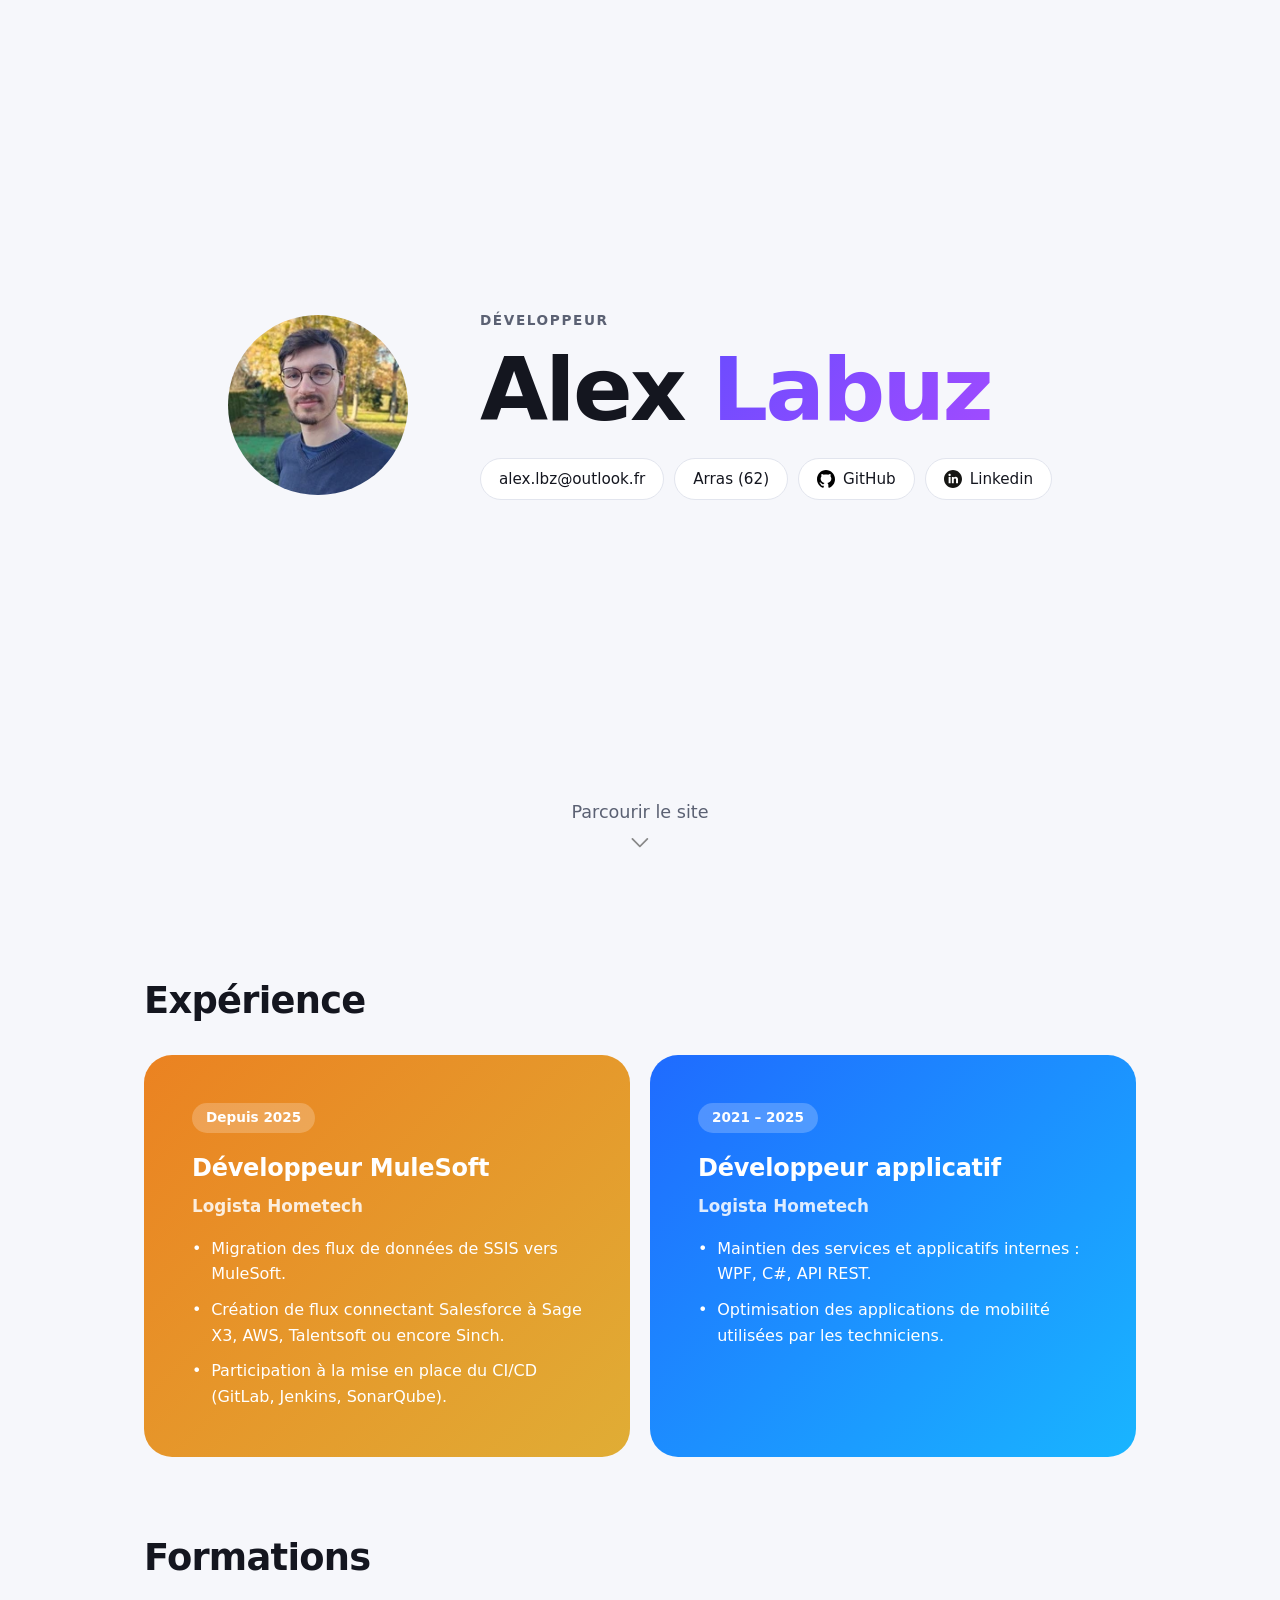
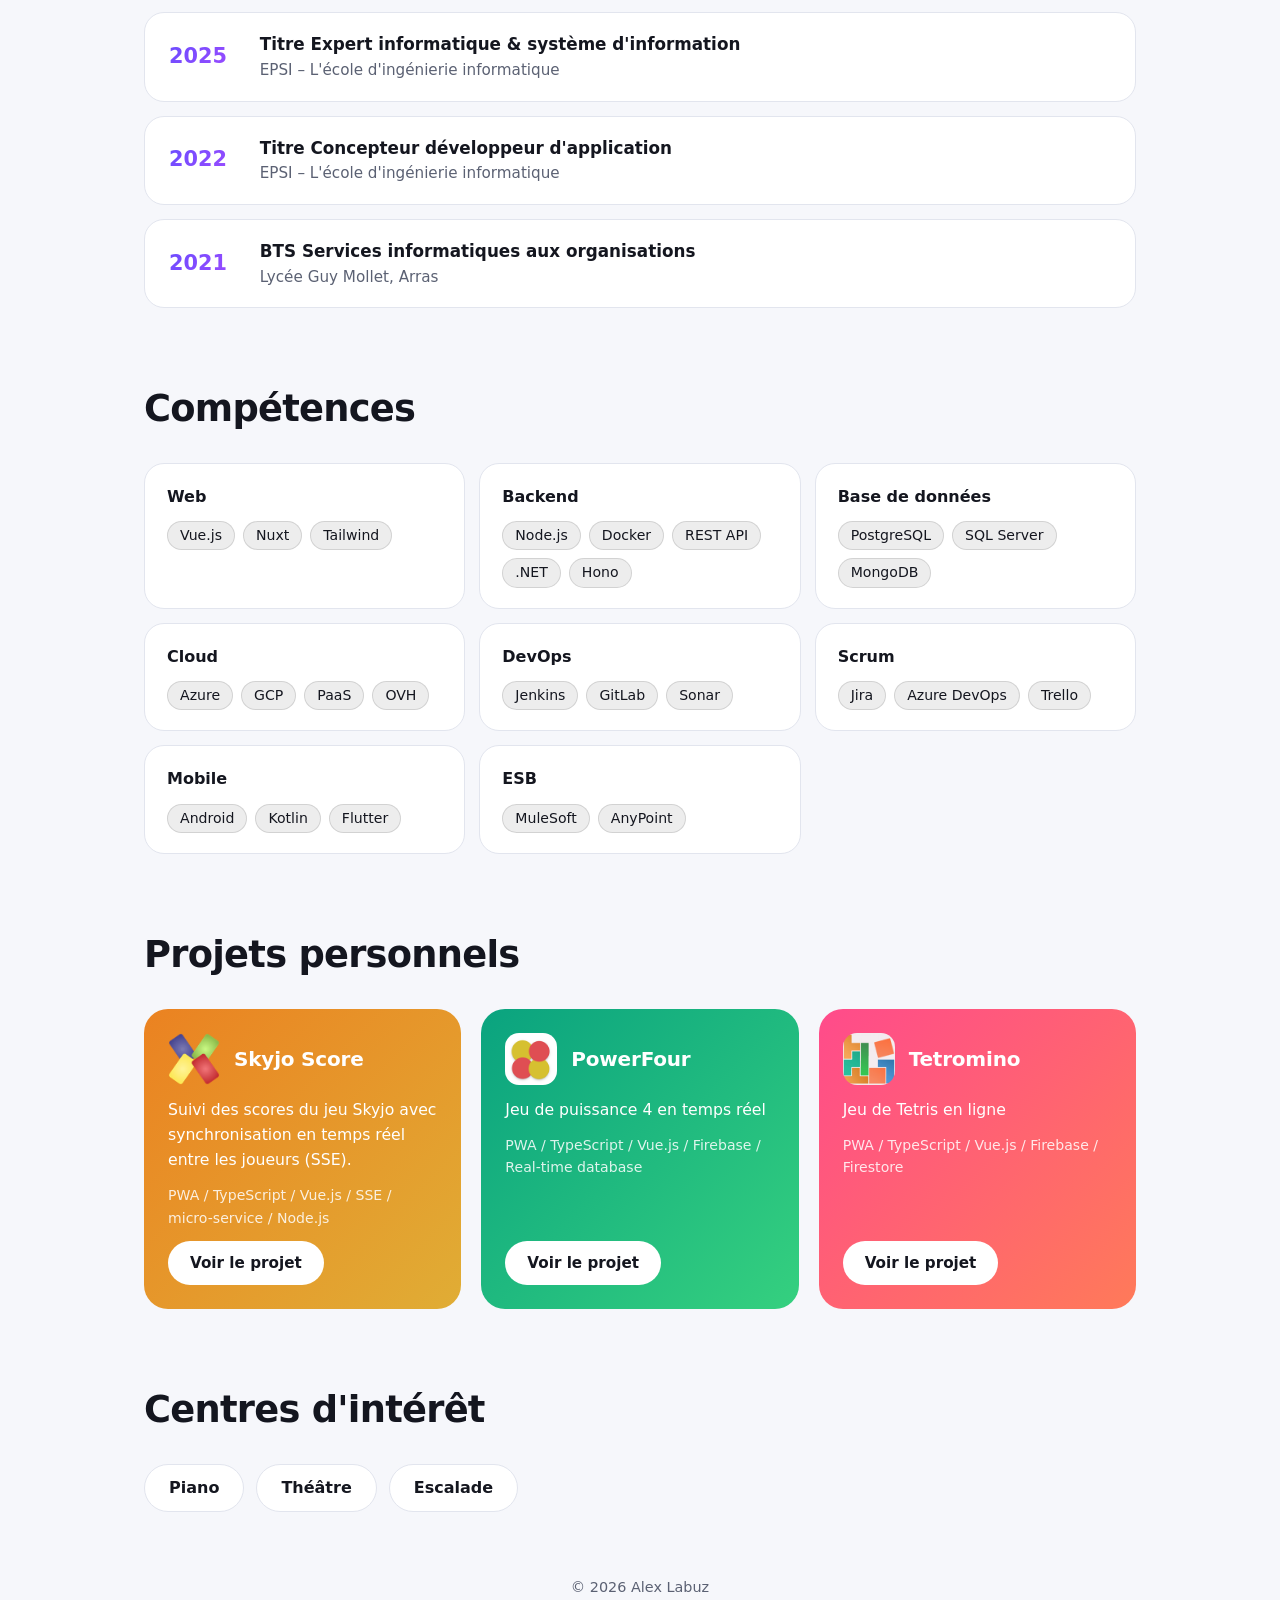
<file: index.html>
<!DOCTYPE html>
<html lang="fr">
<head>
  <meta charset="UTF-8">
  <meta name="viewport" content="width=device-width, initial-scale=1">
  <meta name="color-scheme" content="light dark">
  <title>Alex Labuz</title>
  <meta name="description" content="Portfolio d'Alex Labuz, développeur : Vue.js, Node.js, .NET, MuleSoft.">
  <link rel="stylesheet" href="style.css">
  <link rel="icon" type="image/png" href="person.png" />
  <script defer src="https://umami.alexlabuz.fr/start.js" data-website-id="38d39261-a992-4c1c-b9b9-ffb3fb99ac56"></script>
</head>
<body>
  <div class="up_scroll closed" id="up_scroll_btn">
      <img src="svg/up-arrow.svg" alt="">
  </div>

  <!--
    ============================================================
    COMMENT AJOUTER DU CONTENU ?
    Chaque section ci-dessous contient un bloc « modèle » : il suffit
    de le copier-coller à la suite d'un bloc existant et de changer le texte.
    Aucune modification du CSS n'est nécessaire.
    Les cartes colorées changent automatiquement de couleur.
    (Option : ajouter c-violet, c-bleu, c-rose, c-vert ou c-orange
     sur une carte pour forcer sa couleur.)
    ============================================================
  -->

  <!-- ============ HERO (plein écran) ============ -->
  <header class="hero" id="accueil">
    <div class="hero-inner">
      <img class="photo" src="./images/profil.webp" alt="Alex Labuz">

      <div class="hero-text">
        <p class="eyebrow">Développeur</p>
        <h1>Alex <span>Labuz</span></h1>

        <!--
          Liens de contact : copie un <li> pour en ajouter un.
          - Sans icône : <li><a href="...">Texte</a></li>
          - Avec icône : ajoute <img class="ico" src="./svg/xxx.svg" alt=""> avant le texte.
            Les icônes noires passent automatiquement en blanc en mode sombre.
            Pour une icône en couleur, ajoute aussi la classe ico-color :
            <img class="ico ico-color" ...>
        -->
        <ul class="contact">
          <li><a href="mailto:alex.lbz@outlook.fr" data-umami-event="click" data-umami-event-type="email">alex.lbz@outlook.fr</a></li>
          <li><span>Arras (62)</span></li>
          <li>
            <a href="https://github.com/alexlabuz" target="_blank" rel="noopener" data-umami-event="click" data-umami-event-type="github">
              <img class="ico" src="./svg/github_logo.svg" alt="">
              GitHub
            </a>
          </li>
          <li>
            <a href="https://www.linkedin.com/in/alex-labuz/" target="_blank" rel="noopener" data-umami-event="click" data-umami-event-type="linkedin">
              <img class="ico" src="./svg/linkedin_logo.svg" alt="">
              Linkedin
            </a>
          </li>
        </ul>
      </div>
    </div>

    <a class="scroll" href="#experience">
      <p>Parcourir le site</p> 
      <img class="arrow" aria-hidden="true" src="./svg/down-arrow.svg" alt=""/>
    </a>
  </header>

  <main>

    <!-- ============ À PROPOS ============ -->
    <!--
    <section class="section" id="a-propos">
      <h2>À propos</h2>
      <div class="card c-violet">
        <p>
          Diplômé d'un titre EISI (Expert en Informatique et Systèmes d'Information),
          je travaille depuis 5 ans chez Logista Hometech, où j'ai également effectué mon alternance.
          Je fais évoluer les applicatifs internes selon les besoins métiers du secteur de l'habitat.
        </p>
      </div>
    </section>
    -->

    <!-- ============ EXPÉRIENCE ============ -->
    <section class="section" id="experience">
      <h2>Expérience</h2>

      <div class="cards">
        <!-- ▼ MODÈLE : copie tout le bloc <article> pour ajouter une expérience ▼ -->
        <article class="card c-orange">
          <span class="tag">Depuis 2025</span>
          <h3>Développeur MuleSoft</h3>
          <p class="meta">Logista Hometech</p>
          <ul>
            <li>Migration des flux de données de SSIS vers MuleSoft.</li>
            <li>Création de flux connectant Salesforce à Sage X3, AWS, Talentsoft ou encore Sinch.</li>
            <li>Participation à la mise en place du CI/CD (GitLab, Jenkins, SonarQube).</li>
          </ul>
        </article>
        <!-- ▲ fin du modèle ▲ -->

        <article class="card">
          <span class="tag">2021 – 2025</span>
          <h3>Développeur applicatif</h3>
          <p class="meta">Logista Hometech</p>
          <ul>
            <li>Maintien des services et applicatifs internes : WPF, C#, API REST.</li>
            <li>Optimisation des applications de mobilité utilisées par les techniciens.</li>
          </ul>
        </article>
      </div>
    </section>

    <!-- ============ FORMATIONS ============ -->
    <section class="section" id="formations">
      <h2>Formations</h2>
      <ul class="timeline">
        <!-- ▼ MODÈLE : copie un <li> ▼ -->
        <li>
          <span class="year">2025</span>
          <div><h3>Titre Expert informatique &amp; système d'information</h3><p>EPSI – L'école d'ingénierie informatique</p></div>
        </li>
        <!-- ▲ fin du modèle ▲ -->
        <li>
          <span class="year">2022</span>
          <div><h3>Titre Concepteur développeur d'application</h3><p>EPSI – L'école d'ingénierie informatique</p></div>
        </li>
        <li>
          <span class="year">2021</span>
          <div><h3>BTS Services informatiques aux organisations</h3><p>Lycée Guy Mollet, Arras</p></div>
        </li>
      </ul>
    </section>
    
    <!-- ============ COMPÉTENCES ============ -->
    <section class="section" id="competences">
      <h2>Compétences</h2>
      <div class="skills">
        <!-- ▼ MODÈLE : copie un bloc <div class="skill"> ; une techno = un <li> ▼ -->
        <div class="skill">
          <h3>Web</h3>
          <ul class="tags"><li>Vue.js</li><li>Nuxt</li><li>Tailwind</li></ul>
        </div>
        <!-- ▲ fin du modèle ▲ -->

        <div class="skill">
          <h3>Backend</h3>
          <ul class="tags"><li>Node.js</li><li>Docker</li><li>REST API</li><li>.NET</li><li>Hono</li></ul>
        </div>
        <div class="skill">
          <h3>Base de données</h3>
          <ul class="tags"><li>PostgreSQL</li><li>SQL Server</li><li>MongoDB</li></ul>
        </div>
        <div class="skill">
          <h3>Cloud</h3>
          <ul class="tags"><li>Azure</li><li>GCP</li><li>PaaS</li><li>OVH</li></ul>
        </div>
        <div class="skill">
          <h3>DevOps</h3>
          <ul class="tags"><li>Jenkins</li><li>GitLab</li><li>Sonar</li></ul>
        </div>
        <div class="skill">
          <h3>Scrum</h3>
          <ul class="tags"><li>Jira</li><li>Azure DevOps</li><li>Trello</li></ul>
        </div>
        <div class="skill">
          <h3>Mobile</h3>
          <ul class="tags"><li>Android</li><li>Kotlin</li><li>Flutter</li></ul>
        </div>
        <div class="skill">
          <h3>ESB</h3>
          <ul class="tags"><li>MuleSoft</li><li>AnyPoint</li></ul>
        </div>
      </div>
    </section>

    <!-- ============ PROJETS PERSONNELS ============ -->
    <section class="section" id="projets">
      <h2>Projets personnels</h2>

      <!-- Plusieurs cartes par ligne sur grand écran, ajustement automatique -->
      <div class="cards projects">
        <!-- ▼ MODÈLE : copie tout le bloc <article> pour ajouter un projet ▼ -->
        <article class="card project c-orange">
          <div class="project-head">
            <img class="icon" src="./images/skyjoscore.png" alt="">
            <h3>Skyjo Score</h3>
          </div>
          <p>Suivi des scores du jeu Skyjo avec synchronisation en temps réel entre les joueurs (SSE).</p>
          <p class="stack">PWA / TypeScript / Vue.js / SSE / micro-service / Node.js</p>
          <a class="btn" href="https://skyjoscore.allavi.fr" data-umami-event="click" data-umami-event-type="skyjoscore">Voir le projet</a>
        </article>
        <!-- ▲ fin du modèle ▲ -->

        <article class="card project c-vert">
          <div class="project-head">
            <img class="icon" src="./images/powerfour.png" alt="">
            <h3>PowerFour</h3>
          </div>
          <p>Jeu de puissance 4 en temps réel</p>
          <p class="stack">PWA / TypeScript / Vue.js / Firebase / Real-time database</p>
          <a class="btn" href="https://powerfour.alexlabuz.fr/" data-umami-event="click" data-umami-event-type="powerfour">Voir le projet</a>
        </article>

        <article class="card project">
          <div class="project-head">
            <img class="icon" src="./images/tetromino.png" alt="">
            <h3>Tetromino</h3>
          </div>
          <p>Jeu de Tetris en ligne</p>
          <p class="stack">PWA / TypeScript / Vue.js / Firebase / Firestore</p>
          <a class="btn" href="https://tetromino.alexlabuz.fr/" data-umami-event="click" data-umami-event-type="tetromino">Voir le projet</a>
        </article>
      </div>
    </section>

    <!-- ============ CENTRES D'INTÉRÊT ============ -->
    <section class="section" id="interets">
      <h2>Centres d'intérêt</h2>
      <ul class="chips">
        <!-- ▼ MODÈLE : copie un <li> ▼ -->
        <li>Piano</li>
        <!-- ▲ fin du modèle ▲ -->
        <li>Théâtre</li>
        <li>Escalade</li>
      </ul>
    </section>
  </main>

  <footer class="footer">
    <p>© <span id="annee">2026</span> Alex Labuz</p>
  </footer>

  <script src="script.js"></script>
</body>
</html>
</file>
<file: style.css>
/* =========================================================
   Portfolio – Alex Labuz
   Pour changer l'apparence : modifie les variables ci-dessous.
   ========================================================= */

/* ---------- Thème clair (par défaut) ---------- */
:root {
  --bg: #f6f7fb;
  --surface: #ffffff;
  --text: #14161f;
  --muted: #5b6173;
  --border: #e2e5ee;

  /* Dégradés des grandes cartes */
  --violet: linear-gradient(135deg, #6a4cff, #a24bff);
  --bleu:   linear-gradient(135deg, #1f6bff, #19b5ff);
  --rose:   linear-gradient(135deg, #ff4b8b, #ff7a59);
  --vert:   linear-gradient(135deg, #0aa37f, #35d07f);
  --orange: linear-gradient(135deg, #eb8221, #e0ad35);

  --radius: 28px;
  --max: 1040px;
  --gutter: 24px;       /* marge latérale de la page */
}

/* ---------- Thème sombre automatique (réglage de l'appareil) ---------- */
@media (prefers-color-scheme: dark) {
  :root {
    --bg: #0e1016;
    --surface: #171a23;
    --text: #f1f3f9;
    --muted: #a0a7ba;
    --border: #262a37;

    --violet: linear-gradient(135deg, #5339d6, #8a3bd9);
    --bleu:   linear-gradient(135deg, #1650c9, #1190c4);
    --rose:   linear-gradient(135deg, #cc3a6f, #cc5f45);
    --vert:   linear-gradient(135deg, #08806a, #26a263);
    --orange: linear-gradient(135deg, #cc6f17, #cc9b26);
  }
}

/* ---------- Base ---------- */
*, *::before, *::after { box-sizing: border-box; }

html { scroll-behavior: smooth; }

body {
  margin: 0;
  background: var(--bg);
  color: var(--text);
  font-family: system-ui, -apple-system, "Segoe UI", Roboto, sans-serif;
  line-height: 1.6;
  -webkit-font-smoothing: antialiased;
}

h1, h2, h3, p, ul { margin: 0; }
ul { padding: 0; list-style: none; }
a { color: inherit; }

/* ---------- Hero plein écran ---------- */
.hero {
  min-height: 100vh;
  min-height: 100svh;
  display: flex;
  flex-direction: column;
  align-items: center;
  padding: 48px var(--gutter) 24px;
}

/* PC : photo à gauche, texte à droite */
.hero-inner {
  flex: 1;
  display: flex;
  flex-direction: row;
  align-items: center;
  justify-content: center;
  gap: clamp(32px, 6vw, 72px);
  width: 100%;
  max-width: var(--max);
}

.photo {
  flex: 0 0 auto;
  width: clamp(150px, 18vw, 180px);
  height: clamp(150px, 18vw, 180px);
  border-radius: 50%;
  object-fit: cover;
}

.hero-text {
  display: flex;
  flex-direction: column;
  align-items: flex-start;
  gap: 14px;
  text-align: left;
  min-width: 0;
}

.eyebrow {
  color: var(--muted);
  font-weight: 600;
  letter-spacing: .12em;
  text-transform: uppercase;
  font-size: .85rem;
}

.hero h1 {
  font-size: clamp(3rem, 8vw, 5.5rem);
  line-height: 1;
  letter-spacing: -.03em;
}
.hero h1 span {
  background: var(--violet);
  -webkit-background-clip: text;
  background-clip: text;
  color: transparent;
}

/* Liens de contact (icône facultative) */
.contact {
  display: flex;
  flex-wrap: wrap;
  gap: 10px;
  margin-top: 10px;
}
.contact li {
  background: var(--surface);
  border: 1px solid var(--border);
  border-radius: 999px;
  font-size: .95rem;
}
.contact a,
.contact li > span {
  display: inline-flex;
  align-items: center;
  gap: 8px;
  padding: 8px 18px;
  text-decoration: none;
}
.contact a:hover { color: var(--muted); }

.ico {
  width: 18px;
  height: 18px;
  flex: 0 0 auto;
  object-fit: contain;
}

/* Icônes noires : passent en blanc en mode sombre (ico-color pour l'éviter) */
@media (prefers-color-scheme: dark) {
  .ico { filter: invert(1); }
  .ico.ico-color { filter: none; }
}

.scroll {
  margin-top: 24px;
  padding: 12px 8px;
  color: var(--muted);
  text-decoration: none;
  font-size: 1.1rem;
  text-align: center;
}
.scroll:hover { filter: brightness(0); }

@media (prefers-color-scheme: dark) {
  .scroll:hover { filter: brightness(2); }
}

/* Flèche qui rebondit pour inviter à scroller */
.scroll .arrow {
  animation: rebond 2s ease-in-out infinite;
  width: 30px;
}

@keyframes rebond {
    0%, 50%, 100% {transform: translateY(0);}
    75%  {transform: translateY(1rem);}
}

/* ---------- Sections ---------- */
.section {
  max-width: var(--max);
  margin: 0 auto;
  padding: 72px var(--gutter) 0;
}
.section > h2 {
  font-size: clamp(1.7rem, 4vw, 2.3rem);
  letter-spacing: -.02em;
  margin-bottom: 24px;
}

/* ---------- Grandes cartes colorées ---------- */
.card {
  --card-bg: var(--violet);
  background: var(--card-bg);
  color: #fff;
  border-radius: var(--radius);
  padding: clamp(24px, 5vw, 48px);
  display: flex;
  flex-direction: column;
  align-items: flex-start;
  gap: 16px;
}

.card h3 { font-size: 1.5rem; letter-spacing: -.01em; }
.card p  { font-size: 1.05rem; max-width: 62ch; }
.card .meta { opacity: .85; font-weight: 600; margin-top: -10px; }
.card ul { display: grid; gap: 10px; }
.card li { padding-left: 1.2em; position: relative; }
.card li::before { content: "•"; position: absolute; left: 0; }

/* Conteneur de cartes : les couleurs tournent automatiquement */
.cards {
  display: grid;
  gap: 20px;
  grid-template-columns: repeat(auto-fit, minmax(min(300px, 100%), 1fr));
}
.cards > .card:nth-child(5n+1) { --card-bg: var(--violet); }
.cards > .card:nth-child(5n+2) { --card-bg: var(--bleu); }
.cards > .card:nth-child(5n+3) { --card-bg: var(--rose); }
.cards > .card:nth-child(5n+4) { --card-bg: var(--vert); }
.cards > .card:nth-child(5n+5) { --card-bg: var(--orange); }

/* Couleur forcée (facultatif) : ajouter c-violet, c-bleu... sur une carte */
.card.c-violet, .cards > .card.c-violet { --card-bg: var(--violet); }
.card.c-bleu,   .cards > .card.c-bleu   { --card-bg: var(--bleu); }
.card.c-rose,   .cards > .card.c-rose   { --card-bg: var(--rose); }
.card.c-vert,   .cards > .card.c-vert   { --card-bg: var(--vert); }
.card.c-orange, .cards > .card.c-orange { --card-bg: var(--orange); }

.tag {
  background: rgba(255, 255, 255, .22);
  border-radius: 999px;
  padding: 4px 14px;
  font-size: .85rem;
  font-weight: 600;
}

/* ---------- Projets : cartes compactes, plusieurs par ligne ---------- */
.projects {
  /* auto-fill : la largeur d'une carte reste constante, même s'il n'y en a qu'une */
  grid-template-columns: repeat(auto-fill, minmax(min(280px, 100%), 1fr));
}
.project {
  padding: 24px;
  gap: 12px;
  border-radius: 24px;
}
.project-head {
  display: flex;
  align-items: center;
  gap: 14px;
}
.project h3 { font-size: 1.25rem; }
.project p  { font-size: .98rem; }
.project .stack { opacity: .85; font-size: .88rem; }
.project .btn { margin-top: auto; padding: 10px 22px; font-size: .95rem; }

/* Icône de projet */
.icon {
  width: 52px;
  height: 52px;
  flex: 0 0 auto;
  border-radius: 14px;
  object-fit: cover;
}

/* ---------- Boutons blancs arrondis ---------- */
.btn {
  display: inline-block;
  background: #fff;
  color: #14161f;
  font-weight: 700;
  text-decoration: none;
  border-radius: 999px;
  padding: 12px 28px;
  transition: transform .15s ease, opacity .15s ease;
}
.btn:hover { transform: translateY(-2px); opacity: .92; }

/* ---------- Compétences ---------- */
.skills {
  display: grid;
  gap: 14px;
  grid-template-columns: repeat(auto-fit, minmax(min(260px, 100%), 1fr));
}
.skill {
  background: var(--surface);
  border: 1px solid var(--border);
  border-radius: 20px;
  padding: 20px 22px;
}
.skill h3 { font-size: 1rem; margin-bottom: 12px; }

/* Tags arrondis et transparents (technos) */
.tags { display: flex; flex-wrap: wrap; gap: 8px; }
.tags li {
  background: rgba(127, 127, 127, .14);
  border: 1px solid rgba(127, 127, 127, .25);
  border-radius: 999px;
  padding: 3px 12px;
  font-size: .88rem;
  line-height: 1.5;
}

/* ---------- Formations ---------- */
.timeline { display: grid; gap: 14px; }
.timeline li {
  display: flex;
  gap: 20px;
  align-items: center;
  background: var(--surface);
  border: 1px solid var(--border);
  border-radius: 20px;
  padding: 18px 24px;
}
.year {
  font-weight: 800;
  font-size: 1.3rem;
  min-width: 3.4em;
  background: var(--violet);
  -webkit-background-clip: text;
  background-clip: text;
  color: transparent;
}
.timeline h3 { font-size: 1.05rem; }
.timeline p { color: var(--muted); font-size: .95rem; }

/* ---------- Centres d'intérêt ---------- */
.chips { display: flex; flex-wrap: wrap; gap: 12px; }
.chips li {
  background: var(--surface);
  border: 1px solid var(--border);
  border-radius: 999px;
  padding: 10px 24px;
  font-weight: 600;
}

/* ---------- Pied de page ---------- */
.footer {
  text-align: center;
  color: var(--muted);
  font-size: .9rem;
  padding: 64px var(--gutter) 40px;
}

/* ---------- Mobile ---------- */
@media (max-width: 760px) {
  :root { --gutter: 14px; }   /* bords réduits, sans toucher l'écran */

  .hero { padding-top: 32px; }
  .hero-inner {
    flex-direction: column;
    justify-content: center;
    gap: 24px;
  }
  .photo { width: 140px; height: 140px; }
  .hero-text { align-items: center; text-align: center; }
  .contact { justify-content: center; }

  .section { padding-top: 56px; }
  .card { padding: 22px; border-radius: 24px; }
  .timeline li { padding: 16px 18px; gap: 14px; }
}

@media (prefers-reduced-motion: reduce) {
  html { scroll-behavior: auto; }
  .btn { transition: none; }
  .scroll .arrow { animation: none; }
}

/* ---------- Up scroll button ---------- */

.up_scroll{
    position: fixed;
    background: var(--violet);
    bottom: .8em;
    right: .8em;
    padding: 5px;
    border-radius: 8px;
    cursor: pointer;
    transition: 0.5s;
    display: flex;
}

.up_scroll.closed{
  right: -45px;
}

.up_scroll img{
    width: 30px;
    filter: invert(1);
}
</file>
